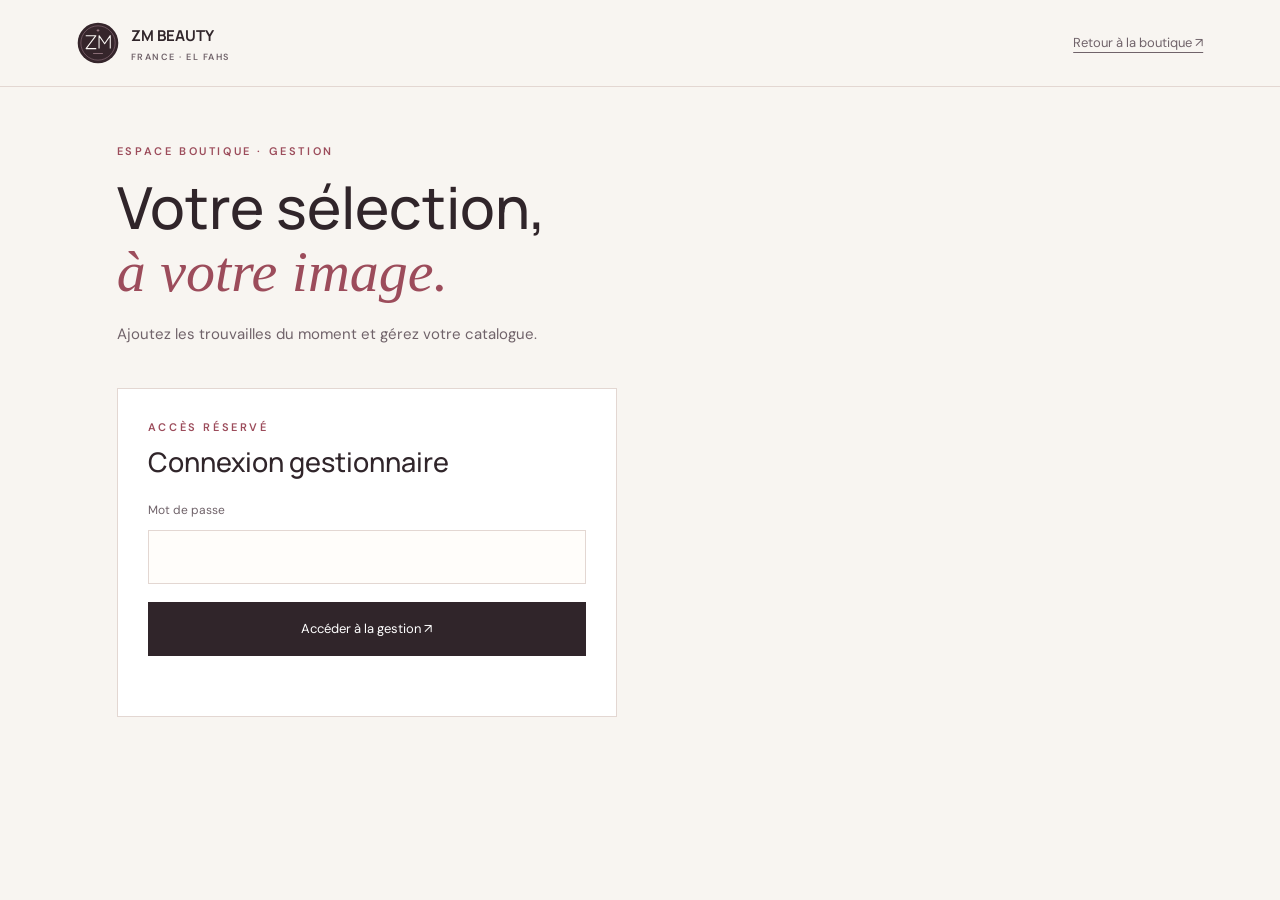
<file: admin.html>
<!DOCTYPE html>
<html lang="fr">
<head>
    <meta charset="UTF-8">
    <meta name="viewport" content="width=device-width, initial-scale=1.0">
    <meta name="robots" content="noindex, nofollow">
    <title>Gestion boutique · ZM BEAUTY FRANCE</title>
    <link rel="icon" href="logo.svg" type="image/svg+xml">
    <link rel="stylesheet" href="style.css">
</head>
<body class="admin-page">
    <header class="admin-topbar">
        <a href="INDEX.HTML" class="admin-brand"><img src="logo.svg" alt="" width="42" height="42"><span>ZM BEAUTY <small>FRANCE · EL FAHS</small></span></a>
        <a href="INDEX.HTML" class="admin-back">Retour à la boutique ↗</a>
    </header>

    <main class="admin-shell">
        <section class="admin-intro">
            <p class="eyebrow">ESPACE BOUTIQUE · GESTION</p>
            <h1>Votre sélection,<br><span>à votre image.</span></h1>
            <p>Ajoutez les trouvailles du moment et gérez votre catalogue.</p>
        </section>

        <section class="admin-login" id="adminLogin" aria-labelledby="login-title">
            <p class="eyebrow">ACCÈS RÉSERVÉ</p>
            <h2 id="login-title">Connexion gestionnaire</h2>
            <form id="loginForm">
                <label for="adminPassword">Mot de passe</label>
                <input id="adminPassword" type="password" autocomplete="current-password" required>
                <button class="shop-button" type="submit">Accéder à la gestion ↗</button>
                <p id="loginFeedback" role="status" aria-live="polite"></p>
            </form>
        </section>

        <section class="admin-dashboard" id="adminDashboard" hidden>
            <div class="admin-inventory-heading">
                <div>
                    <p class="eyebrow">INVENTAIRE</p>
                    <h2>Vos produits</h2>
                    <p id="inventoryCount" class="inventory-count"></p>
                </div>
                <button id="newProductButton" class="shop-button" type="button">+ Ajouter un produit</button>
            </div>

            <form id="productForm" class="product-form" hidden>
                <div class="product-form-heading">
                    <div>
                        <p class="eyebrow">NOUVELLE TROUVAILLE</p>
                        <h2 id="productFormTitle">Ajouter un produit</h2>
                    </div>
                    <button id="closeProductForm" class="icon-close" type="button" aria-label="Fermer le formulaire">×</button>
                </div>

                <div class="product-form-grid">
                    <label for="productName">Nom du produit
                        <input id="productName" type="text" maxlength="100" placeholder="Ex. Sac bandoulière" required>
                    </label>
                    <label for="productPrice">Prix de vente · DT
                        <input id="productPrice" type="number" min="0" step="0.01" placeholder="0,00" required>
                    </label>
                    <label for="productCategory">Catégorie
                        <select id="productCategory" required>
                            <option value="">Choisir une catégorie</option>
                            <option>Vêtements</option>
                            <option>Accessoires</option>
                            <option>Beauté & soins</option>
                            <option>Maison</option>
                            <option>Autre</option>
                        </select>
                    </label>
                    <label for="productSource">Source du produit
                        <select id="productSource" required>
                            <option value="Local">Stock local</option>
                            <option value="Shein">Shein · commande avec avance</option>
                            <option value="Temu">Temu · commande avec avance</option>
                        </select>
                    </label>
                    <label for="productStock">Quantité disponible · pièces
                        <input id="productStock" type="number" min="0" step="1" value="1" required>
                    </label>
                    <label for="productImageFile" class="product-image-field">Photo depuis votre appareil
                        <input id="productImageFile" type="file" accept="image/jpeg,image/png,image/webp">
                    </label>
                    <label for="productImageUrl" class="product-image-field">Ou lien de la photo
                        <input id="productImageUrl" type="url" placeholder="https://…">
                    </label>
                    <div class="product-preview-wrap">
                        <img id="productImagePreview" class="product-image-preview" alt="Aperçu du produit" hidden>
                        <p id="productImageHint">Choisissez une photo nette du produit.</p>
                    </div>
                    <label for="productDescription" class="product-description-field">Description
                        <textarea id="productDescription" rows="3" maxlength="500" placeholder="Détails utiles : matière, taille, couleur…" required></textarea>
                    </label>
                </div>

                <div class="product-form-actions">
                    <button class="shop-button" type="submit" id="saveProductButton">Publier le produit</button>
                    <button class="admin-secondary-button" type="button" id="cancelProductButton">Annuler</button>
                </div>
                <p id="productFeedback" role="status" aria-live="polite"></p>
            </form>

            <div id="adminProducts" class="admin-products"></div>
            <p id="adminNotice" class="admin-notice" role="status" aria-live="polite"></p>
        </section>
    </main>

    <script src="admin.js"></script>
</body>
</html>
</file>
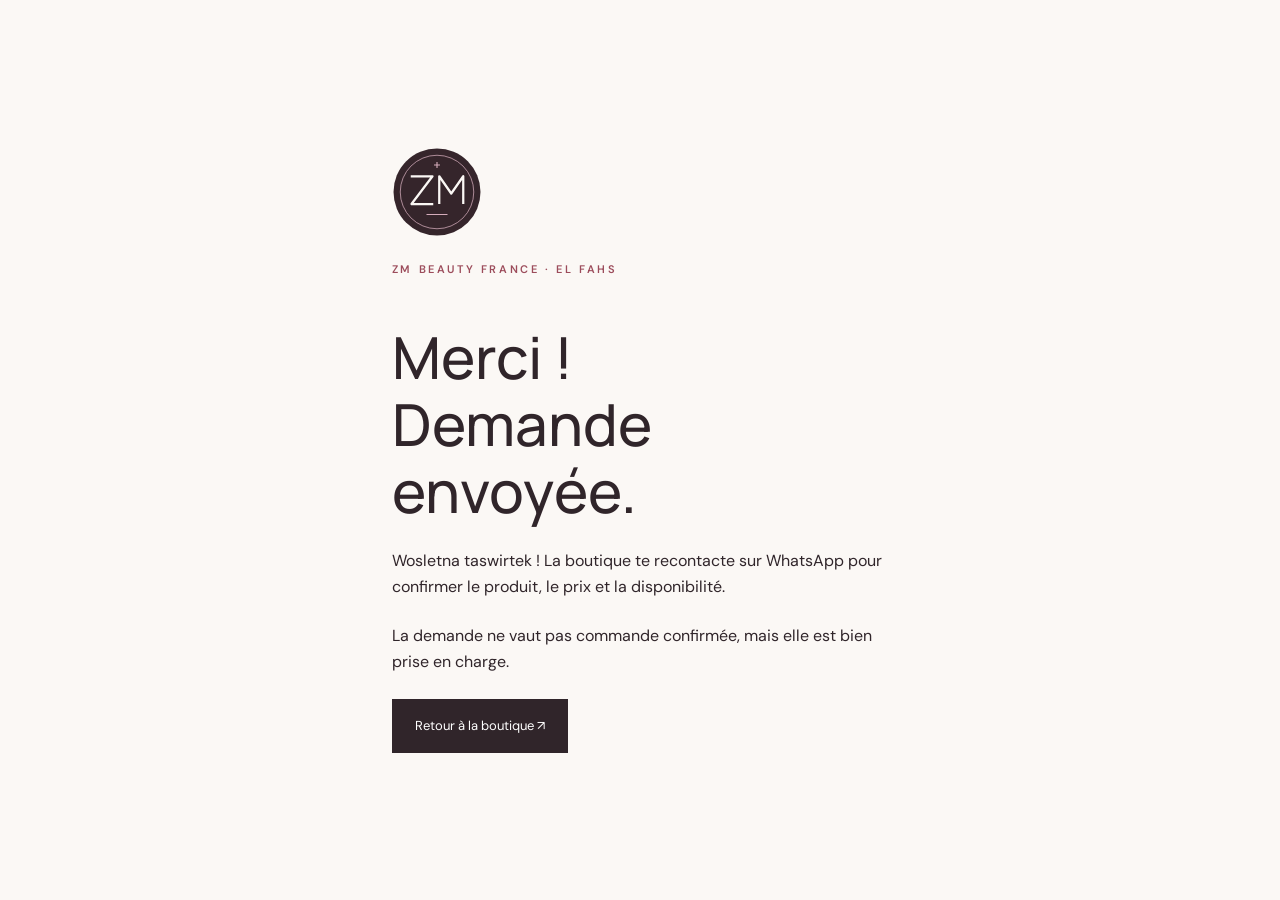
<file: merci.html>
<!DOCTYPE html>
<html lang="fr">
<head>
    <meta charset="UTF-8">
    <meta name="viewport" content="width=device-width, initial-scale=1.0">
    <title>Demande envoyée · ZM BEAUTY FRANCE</title>
    <link rel="icon" href="logo.svg" type="image/svg+xml">
    <link rel="stylesheet" href="style.css">
</head>
<body>
    <main class="thank-you">
        <img src="logo.svg" alt="ZM BEAUTY FRANCE" width="90" height="90">
        <p class="eyebrow">ZM BEAUTY FRANCE · EL FAHS</p>
        <h1>Merci !<br>Demande envoyée.</h1>
        <p>Wosletna taswirtek ! La boutique te recontacte sur WhatsApp pour confirmer le produit, le prix et la disponibilité.</p>
        <p>La demande ne vaut pas commande confirmée, mais elle est bien prise en charge.</p>
        <a class="shop-button" href="INDEX.HTML">Retour à la boutique ↗</a>
    </main>
</body>
</html>
</file>
<file: style.css>
@import url('https://fonts.googleapis.com/css2?family=DM+Sans:wght@400;500;600;700&family=Manrope:wght@400;500;600;700&display=swap');

:root {
    --paper: #fbf8f5;
    --ink: #35252b;
    --muted: #77636b;
    --accent: #92526b;
    --rose: #f0e1e4;
    --line: #e5d8d8;
}

* { box-sizing: border-box; margin: 0; padding: 0; }
html { scroll-behavior: smooth; scroll-padding-top: 25px; }
body { font-family: 'DM Sans', sans-serif; background: var(--paper); color: var(--ink); line-height: 1.6; }
button, input, select, textarea { font: inherit; }
button, a, input, select, textarea { -webkit-tap-highlight-color: transparent; }
button, select { cursor: pointer; }
a { color: inherit; text-underline-offset: 5px; }
button { color: inherit; }
img { display: block; max-width: 100%; }
h1, h2, h3, .logo { font-family: 'Manrope', sans-serif; font-weight: 500; }
h2 { font-size: clamp(28px, 3.4vw, 44px); letter-spacing: -1.8px; line-height: 1.2; }
:focus-visible { outline: 3px solid var(--accent); outline-offset: 5px; }
[hidden] { display: none !important; }
.sr-only { position: absolute; width: 1px; height: 1px; padding: 0; margin: -1px; overflow: hidden; clip-path: inset(50%); white-space: nowrap; }
.skip-link { position: fixed; left: 20px; top: -100px; z-index: 30; padding: 12px 20px; background: var(--ink); color: white; }
.skip-link:focus { top: 12px; }
.announcement { background: var(--ink); color: #f8eded; text-align: center; font-size: 12px; padding: 10px 16px; letter-spacing: 1.6px; }
.announcement span { margin: 0 12px; color: #cba5b4; }
.header { max-width: 1440px; margin: auto; padding: 30px 6%; display: grid; grid-template-columns: auto 1fr; align-items: center; column-gap: 35px; }
.logo { font-size: 28px; text-decoration: none; letter-spacing: -1px; line-height: 1.2; }
.logo span { font-size: 18px; letter-spacing: 2px; }
.logo { display: inline-flex; align-items: center; gap: 12px; }
.logo .brand-name { font-size: 19px; font-weight: 600; letter-spacing: 1px; }
.logo .brand-country { display: block; font-size: 11px; letter-spacing: 5px; margin-top: 5px; }
.darja-line { display: block; margin-top: 10px; color: var(--accent); }
.subtitle { grid-row: 2; font-size: 9px; letter-spacing: 2.8px; margin-top: 5px; color: var(--muted); }
nav { grid-column: 2; grid-row: 1 / 3; display: flex; justify-content: flex-end; gap: 32px; align-items: center; }
nav a { text-decoration: none; font-size: 14px; }
nav a:hover { color: var(--accent); }
#cart-button { background: transparent; border: 1px solid var(--line); padding: 9px 16px; font-size: 13px; display: flex; align-items: center; gap: 12px; }
#cart-count { background: var(--ink); color: white; border-radius: 50%; min-width: 23px; height: 23px; padding: 1px 5px; }
.hero { position: relative; display: grid; grid-template-columns: 1.05fr 1fr; max-width: 1440px; min-height: calc(100svh - 39px); margin: auto; padding: 14px 6% 72px; align-items: center; gap: 5%; }
.hero > div:first-child { padding: 30px 0; animation: arrive 700ms ease both; }
.eyebrow { color: var(--accent); font-size: 11px; font-weight: 600; letter-spacing: 2.6px; margin-bottom: 22px; }
.hero h1 { font-size: clamp(42px, 5.8vw, 82px); letter-spacing: -4px; line-height: 1.08; margin-bottom: 26px; }
.hero h1 span { font-family: Georgia, serif; font-weight: 400; font-style: italic; color: var(--accent); }
.description { max-width: 330px; margin-bottom: 30px; color: var(--muted); font-size: 15px; line-height: 1.9; }
.shop-button { display: inline-flex; align-items: center; justify-content: space-between; gap: 32px; background: var(--ink); color: white; padding: 16px 22px; border: 1px solid var(--ink); text-decoration: none; font-size: 13px; transition: background 180ms, transform 180ms; }
.shop-button:hover:not(:disabled) { background: var(--accent); border-color: var(--accent); transform: translateY(-2px); }
.shop-button:disabled { opacity: .45; cursor: not-allowed; }
.hero-note { margin-top: 22px; color: var(--muted); font-size: 11px; }
.scroll-cue { position: absolute; bottom: 18px; left: 50%; display: flex; align-items: center; gap: 12px; color: var(--muted); font-size: 11px; text-decoration: none; transform: translateX(-50%); animation: cue-bounce 1.8s ease-in-out infinite; white-space: nowrap; }
.scroll-cue span:last-child { color: var(--accent); font-size: 20px; }
.hero-visual { position: relative; height: clamp(340px, 40vw, 550px); overflow: hidden; background: var(--rose); animation: arrive 850ms 100ms ease both; }
.hero-film { position: absolute; inset: 0; display: grid; grid-template-columns: repeat(3, minmax(0, 1fr)); gap: 8px; padding: 8px; }
.hero-film-column { min-width: 0; height: 100%; overflow: hidden; }
.hero-film-track { display: flex; flex-direction: column; gap: 8px; animation: film-scroll 26s linear infinite; }
.hero-film-column:nth-child(2) .hero-film-track { animation-duration: 32s; animation-direction: reverse; }
.hero-film-column:nth-child(3) .hero-film-track { animation-duration: 22s; }
.hero-film img { display: block; flex: 0 0 auto; width: 100%; aspect-ratio: 4 / 5; object-fit: cover; background: var(--rose); }
.image-caption { position: absolute; z-index: 2; inset: auto 0 0; padding: 35px 24px 20px; display: flex; align-items: center; justify-content: space-between; gap: 12px; color: white; background: linear-gradient(transparent, rgba(53, 37, 43, .8)); font-size: 12px; }
.visual-label { position: absolute; z-index: 2; top: 24px; right: -16px; writing-mode: vertical-rl; background: var(--paper); padding: 16px 9px; font-size: 10px; letter-spacing: 2px; }
.service-strip { border-block: 1px solid var(--line); display: grid; grid-template-columns: repeat(4, minmax(0, 1fr)); padding: 24px 6%; gap: 20px; font-size: 12px; }
.service-strip p { text-align: center; }
.service-strip span { color: var(--accent); margin-right: 14px; font-size: 11px; }
main { max-width: 1440px; margin: auto; padding: 74px 6% 0; }
.section-heading { display: flex; justify-content: space-between; align-items: flex-end; gap: 25px; margin-bottom: 38px; }
.section-heading .eyebrow { margin-bottom: 14px; }
.section-heading > p { font-size: 13px; color: var(--muted); }
.catalog-toolbar { display: flex; justify-content: space-between; gap: 20px; align-items: center; }
.search-box { width: min(100%, 360px); }
.search-box input { width: 100%; padding: 13px 15px; border: 1px solid var(--line); background: transparent; font-size: 13px; color: var(--ink); border-radius: 0; }
.sort-box { display: flex; gap: 12px; align-items: center; font-size: 12px; color: var(--muted); }
.sort-box select { background: transparent; color: var(--ink); padding: 12px 25px 12px 10px; border: 1px solid var(--line); max-width: 100%; }
.filters { display: flex; gap: 8px; margin-top: 25px; flex-wrap: wrap; }
.filter { padding: 9px 20px; border: 1px solid var(--line); background: transparent; font-size: 12px; border-radius: 25px; transition: background 180ms; }
.filter.active { background: var(--ink); border-color: var(--ink); color: white; }
.filter:hover:not(.active) { background: var(--rose); }
.product-count { font-size: 11px; color: var(--muted); margin: 18px 0; }
.products { display: grid; grid-template-columns: repeat(3, minmax(0, 1fr)); gap: 34px 24px; }
.product-card { min-width: 0; }
.product-image { width: 100%; height: auto; aspect-ratio: 6 / 7; object-fit: cover; background: var(--rose); transition: filter 220ms; }
.product-card:hover .product-image { filter: brightness(.96); }
.product-info { display: grid; grid-template-columns: 1fr auto; padding-top: 18px; }
.category { grid-column: 1 / -1; font-size: 10px; color: var(--muted); text-transform: uppercase; letter-spacing: 1.7px; margin-bottom: 4px; }
.product-card h3 { font-size: 16px; line-height: 1.5; }
.price { color: var(--accent); font-size: 14px; align-self: center; font-weight: 600; }
.product-card button { grid-column: 1 / -1; display: flex; align-items: center; justify-content: space-between; width: 100%; padding: 12px 0; margin-top: 12px; border: none; border-top: 1px solid var(--line); border-bottom: 1px solid var(--line); background: transparent; font-size: 12px; }
.product-card button span { font-size: 20px; line-height: 1; }
.product-card button:hover { color: var(--accent); background: var(--rose); }
.empty-state { grid-column: 1 / -1; text-align: center; padding: 65px 20px; background: var(--rose); }
.empty-state p { font-size: 14px; margin: 12px 0 20px; }
.empty-state button { border: 1px solid var(--ink); background: transparent; padding: 10px 18px; }
.checkout-layout { margin: 80px 0; display: grid; grid-template-columns: repeat(auto-fit, minmax(min(100%, 380px), 1fr)); gap: 28px; align-items: start; }
.cart-section, .order-section { padding: 30px; background: #f2e8e8; min-width: 0; }
.cart-section h2, .order-section h2 { font-size: 30px; margin-bottom: 24px; letter-spacing: -1px; }
.cart-section .eyebrow { margin-bottom: 10px; }
.cart-row { display: flex; justify-content: space-between; align-items: center; gap: 16px; padding: 20px 0; border-bottom: 1px solid #d9c6cc; }
.cart-product { display: flex; align-items: center; gap: 12px; min-width: 0; }
.cart-product img { width: 56px; height: 68px; object-fit: cover; }
.cart-product strong { font-size: 14px; display: block; }
.cart-product span { font-size: 11px; color: var(--muted); display: block; }
.cart-actions { display: grid; gap: 6px; text-align: right; font-size: 12px; flex-shrink: 0; }
.quantity-control { display: flex; align-items: center; border: 1px solid #d9c6cc; }
.quantity-control button { min-width: 34px; min-height: 34px; border: none; background: transparent; font-size: 18px; }
.quantity-control span { min-width: 24px; text-align: center; }
.remove-button { border: none; background: transparent; text-decoration: underline; font-size: 11px; color: var(--muted); }
.totals { margin: 24px 0; }
.totals p, .totals h3 { display: flex; justify-content: space-between; gap: 12px; }
.totals p { margin-bottom: 8px; font-size: 13px; color: var(--muted); }
.totals h3 { font-size: 19px; border-top: 1px solid #d9c6cc; margin-top: 16px; padding-top: 16px; }
.cart-section .shop-button { width: 100%; }
.delivery-note { margin-top: 16px; font-size: 12px; color: var(--muted); }
.empty-cart { padding: 20px 0; font-size: 14px; }
.empty-cart a { display: inline-block; margin-top: 10px; color: var(--accent); font-size: 13px; }
.order-section { background: white; border: 1px solid var(--line); }
.order-section form { display: grid; gap: 16px; }
.order-section label { display: grid; gap: 6px; font-size: 11px; }
.order-section input, .order-section textarea { width: 100%; min-width: 0; padding: 12px; border: 1px solid var(--line); background: var(--paper); color: var(--ink); border-radius: 0; }
.order-section textarea { resize: vertical; }
#order-message { margin-top: 15px; font-size: 13px; overflow-wrap: anywhere; }
#order-message a { display: block; margin-top: 8px; color: var(--accent); }
.faq { display: grid; grid-template-columns: 1fr 1.3fr; gap: 50px; border-top: 1px solid var(--line); padding: 50px 0 70px; }
.faq .eyebrow { margin-bottom: 14px; }
.faq h2 { font-size: 32px; }
.faq-list details { border-bottom: 1px solid var(--line); }
.faq-list summary { cursor: pointer; font-size: 14px; padding: 17px 0; }
.faq-list p { padding: 0 0 20px; font-size: 13px; color: var(--muted); }
.custom-request { display: grid; grid-template-columns: 1fr 1fr; gap: 7%; margin-top: 65px; padding: 42px; background: var(--rose); border: 1px solid var(--line); }
.request-intro h2 { font-size: clamp(34px, 4vw, 55px); margin-bottom: 22px; }
.request-intro h2 span { font-family: Georgia, serif; font-style: italic; color: var(--accent); }
.request-intro > p { font-size: 15px; max-width: 370px; }
.request-intro > a { display: inline-block; margin-top: 24px; font-size: 14px; }
.custom-request .request-note { font-size: 12px; color: var(--muted); margin-top: 12px; }
#request-form { display: grid; gap: 8px; align-content: start; }
#request-form label { font-size: 13px; margin-top: 6px; }
#request-form input, #request-form textarea { width: 100%; min-width: 0; padding: 12px; border: 1px solid #cbb4bd; background: var(--paper); color: var(--ink); }
#request-form textarea { resize: vertical; }
#request-form input[type="file"] { border-style: dashed; font-size: 13px; }
#request-form input::file-selector-button { background: var(--ink); color: white; border: 0; padding: 9px 10px; margin-right: 10px; cursor: pointer; font: inherit; }
#request-form .request-note { margin-top: 0; }
#request-form .shop-button { margin-top: 14px; }
.photo-preview { width: 100%; height: 190px; object-fit: contain; background: var(--paper); }
#request-status { font-size: 14px; overflow-wrap: anywhere; }
.footer-brand { display: flex; flex-direction: column; align-items: center; gap: 14px; }
footer address { font-size: 15px; font-style: normal; margin: 18px 0 10px; }
.contact-links { display: flex; justify-content: center; flex-wrap: wrap; gap: 0 28px; }
.thank-you { max-width: 650px; min-height: 100svh; display: flex; flex-direction: column; justify-content: center; align-items: flex-start; gap: 24px; padding: 60px 6%; }
.thank-you h1 { font-size: clamp(34px, 6vw, 58px); line-height: 1.15; }
footer { background: var(--ink); color: #f8eded; padding: 45px 6%; text-align: center; }
footer h2 { font-size: 24px; letter-spacing: 1px; margin-bottom: 12px; }
footer span { color: #d5acbb; }
footer p { font-size: 12px; color: #cfbbc3; }
footer a { display: inline-block; margin: 18px 0; font-size: 13px; }
footer small { display: block; font-size: 10px; color: #cfbbc3; }
.toast { position: fixed; right: 24px; bottom: 24px; z-index: 20; padding: 16px 22px; max-width: calc(100vw - 48px); background: var(--ink); color: white; border: 1px solid #d5acbb; font-size: 13px; box-shadow: 0 8px 28px #35252b20; animation: arrive 200ms ease both; }

@keyframes arrive { from { opacity: 0; transform: translateY(18px); } to { opacity: 1; transform: translateY(0); } }

@media (min-width: 1450px) { .service-strip { padding-inline: calc((100% - 1268px) / 2); } }
@media (max-width: 850px) {
    .header { padding: 22px 5%; }
    nav { gap: 20px; }
    .hero { padding-inline: 5%; gap: 6%; }
    .hero h1 { letter-spacing: -2.5px; }
    .image-caption { flex-direction: column; align-items: flex-start; }
    .service-strip { grid-template-columns: repeat(2, minmax(0, 1fr)); gap: 12px; padding-inline: 4%; }
    .service-strip span { display: block; margin-right: 0; }
    main { padding-inline: 5%; }
    .products { grid-template-columns: repeat(2, minmax(0, 1fr)); }
    .section-heading > p { max-width: 200px; }
    .faq { gap: 30px; }
}
@media (max-width: 600px) {
    .announcement { font-size: 10px; letter-spacing: .7px; }
    .header { grid-template-columns: 1fr; gap: 4px; }
    .logo, .subtitle { text-align: center; }
    .logo { justify-content: center; }
    nav { grid-row: 3; grid-column: 1; justify-content: center; flex-wrap: wrap; gap: 16px; margin-top: 18px; }
    nav a { font-size: 12px; }
    #cart-button { padding: 7px 10px; font-size: 12px; }
    .hero { grid-template-columns: 1fr; gap: 18px; min-height: calc(100svh - 36px); padding-top: 0; padding-bottom: 64px; }
    .hero > div:first-child { padding: 24px 0 12px; }
    .hero h1 { font-size: 52px; }
    .hero .eyebrow { font-size: 10px; margin-bottom: 20px; }
    .description { max-width: 100%; margin-bottom: 20px; }
        .hero-visual { grid-row: 1; height: 340px; }
        .hero > div:first-child { grid-row: 2; }
        .hero-film { gap: 5px; padding: 5px; }
        .hero-film-track { gap: 5px; }
    .image-caption { flex-direction: row; }
    .visual-label { right: -8px; }
    .service-strip { font-size: 10px; padding-block: 16px; }
    .service-strip p { line-height: 1.5; }
    main { padding-top: 44px; }
    .section-heading { display: block; margin-bottom: 26px; }
    .section-heading > p { max-width: none; margin-top: 14px; }
    .catalog-toolbar { flex-direction: column; align-items: stretch; gap: 12px; }
    .search-box { width: 100%; }
    .sort-box { justify-content: space-between; }
    .sort-box select { font-size: 12px; }
    .products { gap: 24px 14px; }
    .product-info { grid-template-columns: 1fr; padding-top: 12px; }
    .product-card h3 { font-size: 14px; }
    .price { margin-top: 5px; font-size: 13px; }
    .product-card button { font-size: 11px; gap: 4px; }
    .category { font-size: 9px; letter-spacing: 1px; }
    .checkout-layout { margin: 45px 0; }
    .custom-request { grid-template-columns: 1fr; padding: 25px 18px; gap: 28px; margin-top: 40px; }
    .cart-section, .order-section { padding: 22px 18px; }
    .cart-row { gap: 8px; }
    .cart-product { gap: 8px; }
    .cart-product img { width: 42px; height: 56px; }
    .cart-product strong { font-size: 11px; }
    .faq { grid-template-columns: 1fr; gap: 20px; padding: 35px 0 45px; }
}
@media (max-width: 350px) {
    .hero h1 { font-size: 44px; }
    nav { gap: 14px; }
    .products { grid-template-columns: 1fr; }
    .cart-row { flex-wrap: wrap; }
}
@media (prefers-reduced-motion: reduce) {
    html { scroll-behavior: auto; }
    *, *::before, *::after { animation: none !important; transition: none !important; }
}

:root {
        --ink: #30252a;
        --muted: #70636a;
        --accent: #9c4c5b;
        --rose: #f0e5e1;
        --leaf: #365c4d;
        --line: #e3d7d2;
}

.hero h1 { letter-spacing: 0; line-height: 1.12; }
.hero-visual { overflow: hidden; }
.hero-film-column:hover .hero-film-track { animation-play-state: paused; }
.visual-label { color: var(--leaf); }
.service-strip span { color: var(--leaf); }
.empty-state {
        grid-column: 1 / -1;
        display: grid;
        gap: 12px;
        min-height: 260px;
        align-content: center;
        padding: 38px;
        background: var(--ink);
        color: white;
        text-align: left;
}
.empty-state .eyebrow { margin: 0; color: #d7b3a5; }
.empty-state h3 { max-width: 520px; font-size: 28px; line-height: 1.25; }
.empty-state p:not(.eyebrow) { max-width: 520px; margin: 0; color: #e6dadd; font-size: 14px; }
.empty-state a { width: fit-content; margin-top: 8px; color: #f2c4ae; font-size: 13px; }
.catalog-status { grid-column: 1 / -1; color: var(--leaf); font-size: 11px; }
.catalog-status.unavailable { color: #9c4c5b; }
.product-source, .product-payment { grid-column: 1 / -1; font-size: 11px; }
.product-source { color: var(--muted); }
.product-payment { color: var(--leaf); font-weight: 600; }
.product-payment.advance { color: var(--accent); }
.product-card button:disabled { color: var(--muted); cursor: not-allowed; opacity: .7; }
.product-card button:disabled:hover { background: transparent; }

.admin-page { min-height: 100vh; background: #f8f5f1; }
.admin-topbar {
        display: flex;
        align-items: center;
        justify-content: space-between;
        max-width: 1440px;
        margin: auto;
        padding: 22px 6%;
        border-bottom: 1px solid var(--line);
}
.admin-brand { display: inline-flex; align-items: center; gap: 12px; text-decoration: none; font-family: 'Manrope', sans-serif; font-size: 15px; font-weight: 700; }
.admin-brand img { width: 42px; height: 42px; }
.admin-brand small { display: block; margin-top: 3px; color: var(--muted); font: 600 9px 'DM Sans', sans-serif; letter-spacing: 1.5px; }
.admin-back { color: var(--muted); font-size: 13px; }
.admin-shell { max-width: 1200px; margin: auto; padding: 56px 6% 100px; }
.admin-intro { margin-bottom: 42px; }
.admin-intro .eyebrow { margin-bottom: 15px; }
.admin-intro h1 { margin-bottom: 18px; font-size: 58px; line-height: 1.08; }
.admin-intro h1 span { color: var(--accent); font-family: Georgia, serif; font-style: italic; font-weight: 400; }
.admin-intro > p:last-child { color: var(--muted); font-size: 15px; }
.admin-login { max-width: 500px; padding: 30px; border: 1px solid var(--line); background: white; }
.admin-login .eyebrow { margin-bottom: 10px; }
.admin-login h2, .admin-inventory-heading h2, .product-form-heading h2 { font-size: 27px; letter-spacing: 0; }
.admin-login form { display: grid; gap: 10px; margin-top: 22px; }
.admin-login label, .product-form label { display: grid; gap: 7px; color: var(--muted); font-size: 12px; }
.admin-login input, .product-form input, .product-form select, .product-form textarea {
        width: 100%;
        min-width: 0;
        padding: 13px 14px;
        border: 1px solid var(--line);
        border-radius: 0;
        background: #fffdfa;
        color: var(--ink);
}
.admin-login .shop-button { justify-content: center; margin-top: 8px; }
#loginFeedback, #productFeedback, #adminNotice { min-height: 20px; color: var(--accent); font-size: 12px; }
.admin-inventory-heading { display: flex; align-items: end; justify-content: space-between; gap: 20px; margin-bottom: 26px; }
.admin-inventory-heading .eyebrow { margin-bottom: 8px; }
.inventory-count, .admin-notice { margin-top: 8px; color: var(--muted); font-size: 12px; }
.product-form { margin-bottom: 28px; padding: 28px; border: 1px solid var(--line); background: white; scroll-margin-top: 20px; }
.product-form-heading { display: flex; align-items: start; justify-content: space-between; gap: 16px; margin-bottom: 22px; }
.product-form-heading .eyebrow { margin-bottom: 8px; }
.icon-close { width: 38px; height: 38px; border: 1px solid var(--line); background: transparent; font-size: 24px; line-height: 1; }
.product-form-grid { display: grid; grid-template-columns: repeat(2, minmax(0, 1fr)); gap: 18px; }
.product-form input[type="file"] { padding: 9px; font-size: 12px; }
.product-image-field { align-self: start; }
.product-preview-wrap { display: flex; align-items: center; gap: 14px; min-height: 92px; color: var(--muted); font-size: 12px; }
.product-image-preview { width: 78px; height: 92px; object-fit: cover; border: 1px solid var(--line); }
.product-description-field { grid-column: 1 / -1; }
.product-form textarea { resize: vertical; }
.product-form-actions { display: flex; flex-wrap: wrap; gap: 10px; margin-top: 22px; }
.admin-secondary-button { padding: 14px 20px; border: 1px solid var(--line); background: transparent; }
.admin-products { display: grid; grid-template-columns: repeat(auto-fit, minmax(230px, 1fr)); gap: 20px; }
.admin-product-card { overflow: hidden; border: 1px solid var(--line); background: white; }
.admin-product-card > img { width: 100%; aspect-ratio: 4 / 5; object-fit: cover; background: var(--rose); }
.admin-product-info { padding: 18px; }
.admin-product-info .category { margin: 0 0 5px; }
.admin-product-info h3 { margin-bottom: 7px; font-size: 18px; }
.admin-product-price { color: var(--accent); font-size: 14px; font-weight: 600; }
.admin-product-source, .admin-product-payment { margin-top: 5px; color: var(--muted); font-size: 11px; }
.admin-product-payment { color: var(--leaf); }
.admin-product-payment.advance { color: var(--accent); }
.admin-product-status { margin-top: 7px; color: var(--leaf); font-size: 11px; }
.admin-product-status.unavailable { color: var(--accent); }
.admin-product-actions { display: flex; justify-content: flex-end; gap: 8px; margin-top: 16px; }
.admin-product-actions button { padding: 8px 11px; border: 1px solid var(--line); background: transparent; font-size: 11px; }
.admin-product-actions button:last-child { border-color: #ddc2bf; color: #8b3946; }
.inventory-empty { grid-column: 1 / -1; padding: 34px; border: 1px dashed #ccb8b0; background: #f2e9e4; }
.inventory-empty .eyebrow { margin-bottom: 8px; }
.inventory-empty h3 { margin-bottom: 8px; font: 500 22px 'Manrope', sans-serif; }
.inventory-empty p:last-child { color: var(--muted); font-size: 13px; }

@keyframes film-scroll { to { transform: translateY(-50%); } }
@keyframes cue-bounce { 0%, 100% { transform: translate(-50%, 0); } 50% { transform: translate(-50%, 5px); } }

.scroll-reveal[data-reveal-state="waiting"] { opacity: 0; transform: translateY(24px); }
.scroll-reveal[data-reveal-state="visible"] { opacity: 1; transform: translateY(0); transition: opacity 650ms ease, transform 650ms ease; }

@media (max-width: 600px) {
        .empty-state { min-height: 230px; padding: 25px 20px; }
        .empty-state h3 { font-size: 23px; }
        .admin-topbar { padding: 16px 5%; }
        .admin-brand { font-size: 13px; }
        .admin-back { font-size: 11px; }
        .admin-shell { padding: 38px 5% 70px; }
        .admin-intro h1 { font-size: 42px; }
        .admin-login, .product-form { padding: 20px; }
        .admin-inventory-heading { align-items: start; flex-direction: column; }
        .admin-inventory-heading .shop-button { width: 100%; justify-content: center; }
        .product-form-grid { grid-template-columns: 1fr; }
        .product-description-field { grid-column: auto; }
}

@media (prefers-reduced-motion: reduce) {
        .hero-film-track { animation: none; }
    .scroll-cue { animation: none; }
    .scroll-reveal[data-reveal-state="waiting"] { opacity: 1; transform: none; }
}

.hero h1.welcome-title {
    display: flex;
    flex-direction: column;
    gap: 9px;
    font-size: 68px;
    letter-spacing: 0;
    line-height: 1;
}
.hero h1 .welcome-greeting {
    color: var(--ink);
    font-family: 'Manrope', sans-serif;
    font-size: 68px;
    font-style: normal;
    font-weight: 600;
    line-height: 1;
    text-shadow: 0 1px 0 #fff, 0 4px 0 #35252b12, 0 12px 22px #35252b20;
}
.hero h1 .welcome-brand {
    display: block;
    color: var(--accent);
    font-family: 'Manrope', sans-serif;
    font-size: 48px;
    font-style: normal;
    font-weight: 700;
    line-height: 1.05;
    text-shadow: 1px 1px 0 #783948, 2px 2px 0 #783948, 3px 3px 0 #682e3d, 4px 4px 0 #552432, 0 14px 20px #35252b33;
    transform: perspective(700px) rotateX(5deg);
    transform-origin: left center;
}

@media (max-width: 850px) {
    .hero h1 .welcome-greeting { font-size: 58px; }
    .hero h1 .welcome-brand { font-size: 42px; }
}

@media (max-width: 600px) {
    .hero h1 .welcome-greeting { font-size: 48px; }
    .hero h1 .welcome-brand { font-size: 35px; }
}

.hero {
    display: flex;
    align-items: center;
    justify-content: flex-start;
    width: 100%;
    max-width: none;
    min-height: calc(100svh - 39px);
    padding: 64px 6% 88px;
    overflow: hidden;
    isolation: isolate;
    background: #282328;
    color: #f8f3ef;
}
.hero > div:first-child {
    position: relative;
    z-index: 3;
    width: min(52%, 620px);
    max-width: 620px;
    padding: 26px 0;
}
.hero-visual {
    position: absolute;
    z-index: 0;
    inset: 0;
    width: 100%;
    height: 100%;
    background: #282328;
    animation: none;
}
.hero-film { background: #282328; }
.hero-film--3d .hero-film-column { opacity: 0; }
.hero-film--3d .hero-film-track { animation-play-state: paused; }
.hero-film canvas { position: absolute; z-index: 1; inset: 0; display: block; width: 100%; height: 100%; }
.hero .eyebrow { color: #e7c7a6; }
.hero .description { color: #f1e9e5; }
.hero .darja-line { color: #efb5bc; }
.hero .hero-note { color: #e6d9d8; }
.hero .hero-note a { color: #f2c99f; }
.hero h1 .welcome-greeting { color: #fff8f2; text-shadow: 0 2px 0 #5d4d4c, 0 10px 26px #0008; }
.hero h1 .welcome-brand {
    color: #f0b6bd;
    text-shadow: 1px 1px 0 #b8616b, 2px 2px 0 #994c5a, 3px 3px 0 #783a49, 4px 4px 0 #5e2e39, 0 16px 30px #0009;
}
.hero .shop-button { background: #e7c69f; border-color: #e7c69f; color: #282328; box-shadow: 0 10px 26px #0005; }
.hero .shop-button:hover:not(:disabled) { background: #f0b6bd; border-color: #f0b6bd; }
.hero .image-caption {
    right: 6%;
    bottom: 26px;
    left: auto;
    align-items: flex-end;
    padding: 0;
    background: transparent;
    text-shadow: 0 2px 12px #000;
}
.hero .visual-label { right: 6%; color: #e7c69f; background: #282328a8; }
.hero .scroll-cue { z-index: 4; color: #f3e7de; }
.hero::before {
    position: absolute;
    z-index: 2;
    inset: 0;
    content: "";
    pointer-events: none;
    background: linear-gradient(90deg, #282328 0%, #282328f2 31%, #282328cc 49%, #28232838 76%, #28232812 100%);
}
.hero > div:first-child { z-index: 3; }
.hero .welcome-title, .hero .description, .hero .shop-button, .hero .hero-note { position: relative; z-index: 3; }
.floating-cart {
    position: fixed;
    z-index: 24;
    top: 52%;
    right: 16px;
    display: flex;
    width: 72px;
    min-height: 86px;
    flex-direction: column;
    align-items: center;
    justify-content: center;
    gap: 5px;
    padding: 10px 8px;
    border: 1px solid #ffffff3a;
    background: #30252aef;
    color: #fff8f2;
    box-shadow: 0 12px 32px #120d1055;
    transform: translateY(-50%);
    transition: background 180ms, transform 180ms;
}
.floating-cart:hover { background: var(--accent); transform: translateY(-50%) scale(1.04); }
.floating-cart svg { width: 22px; height: 22px; }
.floating-cart-label { font-size: 10px; }
.floating-cart-count { display: grid; min-width: 20px; height: 20px; place-items: center; padding: 0 5px; border-radius: 50%; background: #e7c69f; color: #30252a; font-size: 10px; font-weight: 700; }

@media (max-width: 850px) {
    .hero { padding-inline: 5%; }
    .hero > div:first-child { width: 56%; }
}

@media (max-width: 600px) {
    .hero::before { background: linear-gradient(180deg, #28232815 0%, #28232830 30%, #282328d9 49%, #282328 68%); }
    .hero { min-height: calc(100svh - 36px); padding: 0 5% 78px; align-items: flex-end; }
    .hero > div:first-child { width: 100%; max-width: 560px; padding: 0 0 18px; margin-top: auto; }
    .hero .image-caption, .hero .visual-label { display: none; }
    .hero .scroll-cue { bottom: 12px; }
    .service-strip { grid-template-columns: repeat(2, minmax(0, 1fr)); }
    .floating-cart { top: auto; right: 12px; bottom: 62px; width: auto; min-height: 44px; flex-direction: row; gap: 8px; padding: 9px 12px; transform: none; }
    .floating-cart:hover { transform: translateY(-2px); }
}
</file>
